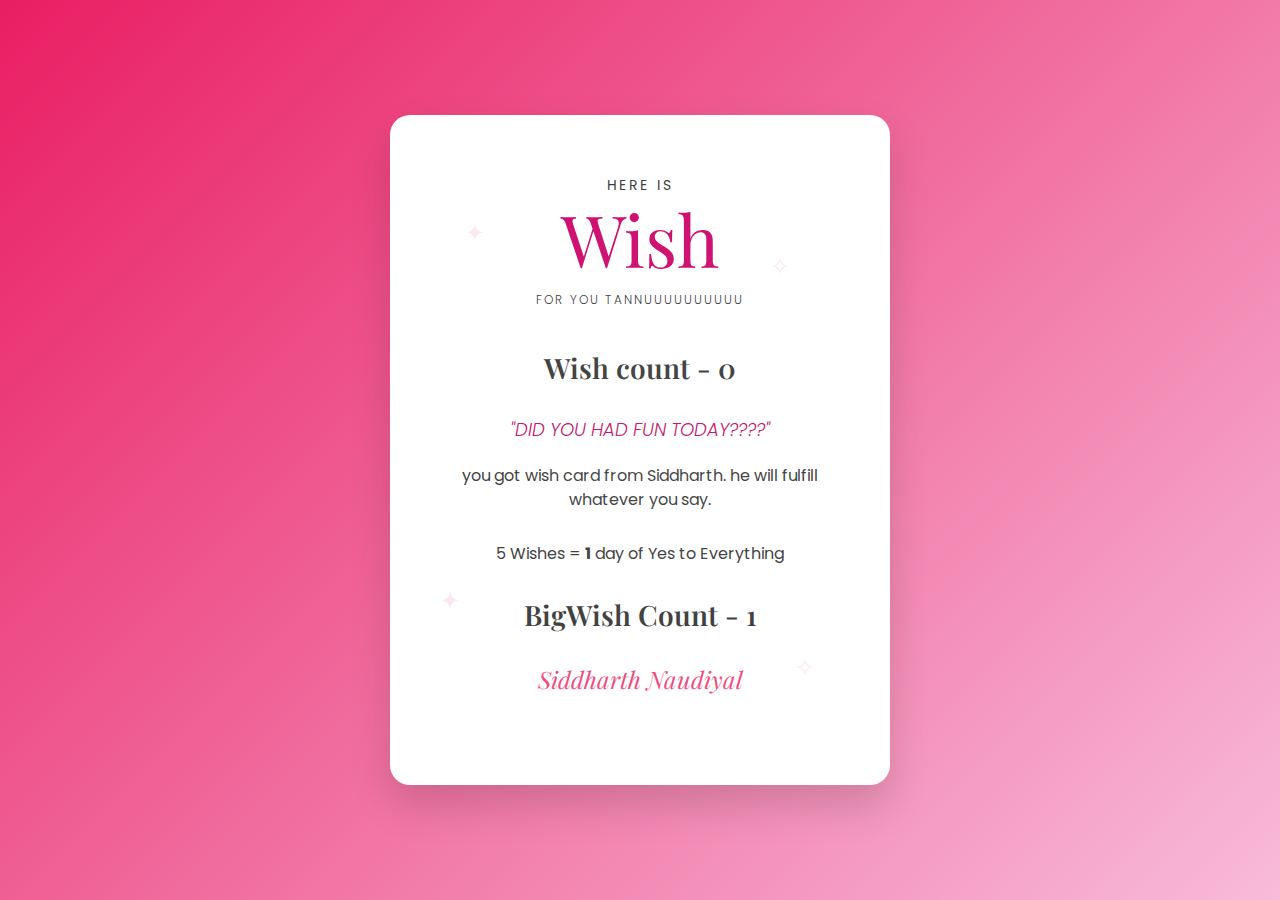
<file: index.html>
<!DOCTYPE html>
<html lang="en">
<head>
    <meta charset="UTF-8">
    <meta name="viewport" content="width=device-width, initial-scale=1.0">
    <title>Here Is Wish For You</title>
    <link href="https://fonts.googleapis.com/css2?family=Playfair+Display:ital,wght@0,400;0,600;1,400&family=Poppins:wght@300;400;500&display=swap" rel="stylesheet">
    <link rel="stylesheet" href="main.css">
</head>
<body>
    <div class="card-container">
        <div class="decorative-elements">
            <div class="star">✦</div>
            <div class="star">✧</div>
            <div class="star">✦</div>
            <div class="star">✧</div>
        </div>

        <div class="header-text">HERE IS</div>
        <div class="wish-title">Wish</div>
        <div class="for-you">FOR YOU TANNUUUUUUUUUU</div>
        
        <div class="wish-count" id="wishCountDisplay">Wish count - 0</div>
        
        <div class="quote">"DID YOU HAD FUN TODAY????"</div>
        
        <div class="message">you got wish card from Siddharth. he will fulfill whatever you say. </div>

        <div class="message" id="wishCountDisplay">5 Wishes = <strong>1</strong> day of Yes to Everything</div>
       
        <div class="wish-count" id="wishCountDisplay">BigWish Count - 1</div>
        
        <div class="signature">Siddharth Naudiyal </div>
        
<!--         <div class="button-container">
            <button class="wish-button minus-button" id="minusWishBtn">Remove Wish ➖</button>
            <div class="counter-display" id="wishCount">3</div>
            <button class="wish-button" id="addWishBtn">Add Wish ➕</button>
        </div>
    </div> -->
    <script src="main.js"></script>
</body>
</html>
</file>
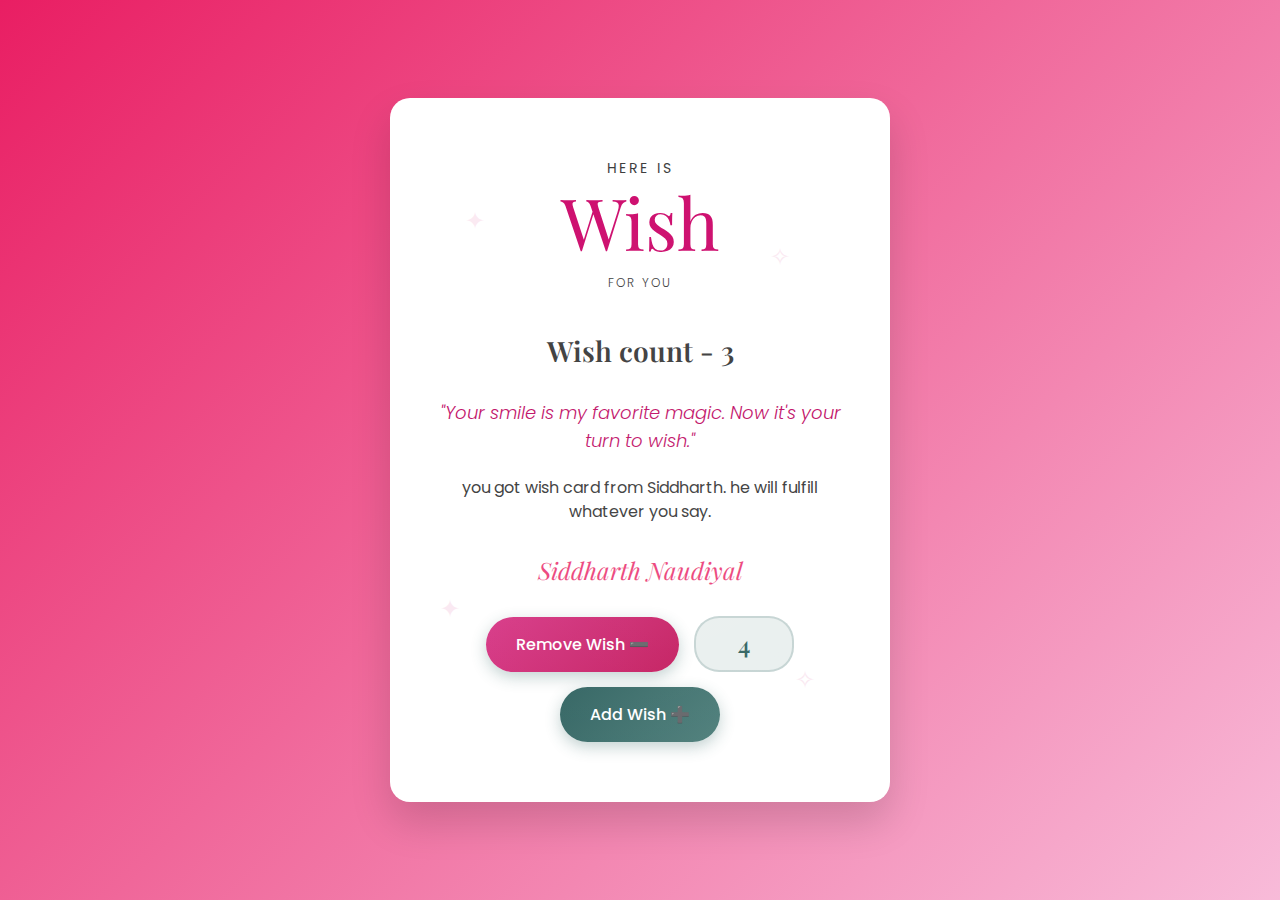
<file: main.html>
<!DOCTYPE html>
<html lang="en">
<head>
    <meta charset="UTF-8">
    <meta name="viewport" content="width=device-width, initial-scale=1.0">
    <title>Here Is Wish For You</title>
    <link href="https://fonts.googleapis.com/css2?family=Playfair+Display:ital,wght@0,400;0,600;1,400&family=Poppins:wght@300;400;500&display=swap" rel="stylesheet">
    <link rel="stylesheet" href="main.css">
</head>
<body>
    <div class="card-container">
        <div class="decorative-elements">
            <div class="star">✦</div>
            <div class="star">✧</div>
            <div class="star">✦</div>
            <div class="star">✧</div>
        </div>

        <div class="header-text">HERE IS</div>
        <div class="wish-title">Wish</div>
        <div class="for-you">FOR YOU</div>
        
        <div class="wish-count" id="wishCountDisplay">Wish count - 3</div>
        
        <div class="quote">"Your smile is my favorite magic. Now it's your turn to wish."</div>
        
        <div class="message">you got wish card from Siddharth. he will fulfill whatever you say.</div>
        
        <div class="signature">Siddharth Naudiyal</div>
        
        <div class="button-container">
            <button class="wish-button minus-button" id="minusWishBtn">Remove Wish ➖</button>
            <div class="counter-display" id="wishCount">4</div>
            <button class="wish-button" id="addWishBtn">Add Wish ➕</button>
        </div>
    </div>
</body>
</html>
</file>
<file: main.css>
* {
            margin: 0;
            padding: 0;
            box-sizing: border-box;
        }

        body {
            font-family: 'Poppins', sans-serif;
            background: linear-gradient(135deg, #e91e63, #f8bbd9);
            /* background:linear-gradient(135deg, #fbc2eb, #a6c1ee); */

            min-height: 100vh;
            display: flex;
            align-items: center;
            justify-content: center;
            padding: 20px;
        }

        .card-container {
            background: #ffffff;
            border-radius: 20px;
            padding: 60px 40px;
            max-width: 500px;
            width: 100%;
            text-align: center;
            box-shadow: 0 20px 40px rgba(0, 0, 0, 0.15);
            position: relative;
            overflow: hidden;
        }

        .card-container::before {
            content: '';
            position: absolute;
            top: -50%;
            left: -50%;
            width: 200%;
            height: 200%;
            background: radial-gradient(circle, rgba(255, 255, 255, 0.1) 0%, transparent 70%);
            pointer-events: none;
        }

        .decorative-elements {
            position: absolute;
            width: 100%;
            height: 100%;
            top: 0;
            left: 0;
            pointer-events: none;
            opacity: 0.1;
        }

        .star {
            position: absolute;
            color: #d63384;
            font-size: 24px;
        }

        .star:nth-child(1) { top: 15%; left: 15%; }
        .star:nth-child(2) { top: 20%; right: 20%; }
        .star:nth-child(3) { bottom: 25%; left: 10%; }
        .star:nth-child(4) { bottom: 15%; right: 15%; }

        .header-text {
            font-family: 'Poppins', sans-serif;
            font-size: 14px;
            font-weight: 400;
             color: #333333;
            letter-spacing: 3px;
            margin-bottom: 10px;
        }

        .wish-title {
            font-family: 'Playfair Display', serif;
            font-size: 72px;
            font-weight: 400;
            color: #cb0267;
            margin-bottom: 20px;
            line-height: 0.9;
        }

        .for-you {
            font-family: 'Poppins', sans-serif;
            font-size: 12px;
            font-weight: 300;
            color: #333333;
            letter-spacing: 2px;
            margin-bottom: 40px;
        }

        .wish-count {
            font-family: 'Playfair Display', serif;
            font-size: 28px;
            font-weight: 600;
            color: #333333;
            margin-bottom: 30px;
        }

        .quote {
            font-family: 'Poppins', sans-serif;
            font-size: 18px;
            font-weight: 300;
            color: #bd0360;
            line-height: 1.6;
            margin-bottom: 20px;
            font-style: italic;
        }

        .message {
            font-family: 'Poppins', sans-serif;
            font-size: 16px;
            font-weight: 400;
            color: #333333;
            line-height: 1.5;
            margin-bottom: 30px;
        }

        .signature {
            font-family: 'Playfair Display', serif;
            font-size: 24px;
            font-style: italic;
            color: #e91e63;
            margin-bottom: 30px;
            opacity: 0.8;
        }

        .button-container {
            display: flex;
            gap: 15px;
            justify-content: center;
            align-items: center;
            flex-wrap: wrap;
        }

        .wish-button {
            background: linear-gradient(135deg, #2c5f5d, #4a7c78);
            color: white;
            border: none;
            padding: 15px 30px;
            font-size: 16px;
            font-weight: 500;
            border-radius: 50px;
            cursor: pointer;
            transition: all 0.3s ease;
            box-shadow: 0 5px 15px rgba(44, 95, 93, 0.3);
            font-family: 'Poppins', sans-serif;
            min-width: 120px;
        }

        .wish-button:hover {
            transform: translateY(-2px);
            box-shadow: 0 8px 25px rgba(44, 95, 93, 0.4);
        }

        .wish-button:active {
            transform: translateY(0);
        }

        .minus-button {
            background: linear-gradient(135deg, #d63384, #c2185b);
        }

        .minus-button:hover {
            box-shadow: 0 8px 25px rgba(214, 51, 132, 0.4);
        }

        .counter-display {
            background: rgba(44, 95, 93, 0.1);
            padding: 10px 20px;
            border-radius: 25px;
            font-family: 'Playfair Display', serif;
            font-size: 24px;
            font-weight: 600;
            color: #2c5f5d;
            border: 2px solid rgba(44, 95, 93, 0.2);
            min-width: 100px;
        }

        @keyframes shake {
            0%, 100% { transform: translateX(0); }
            25% { transform: translateX(-5px); }
            75% { transform: translateX(5px); }
        }

        @media (max-width: 600px) {
            .card-container {
                padding: 40px 30px;
                margin: 10px;
            }

            .wish-title {
                font-size: 56px;
            }

            .quote {
                font-size: 16px;
            }

            .message {
                font-size: 14px;
            }

            .wish-count {
                font-size: 24px;
            }
        }

        @media (max-width: 400px) {
            .wish-title {
                font-size: 48px;
            }

            .quote {
                font-size: 14px;
            }

            .message {
                font-size: 13px;
            }
        }
</file>
